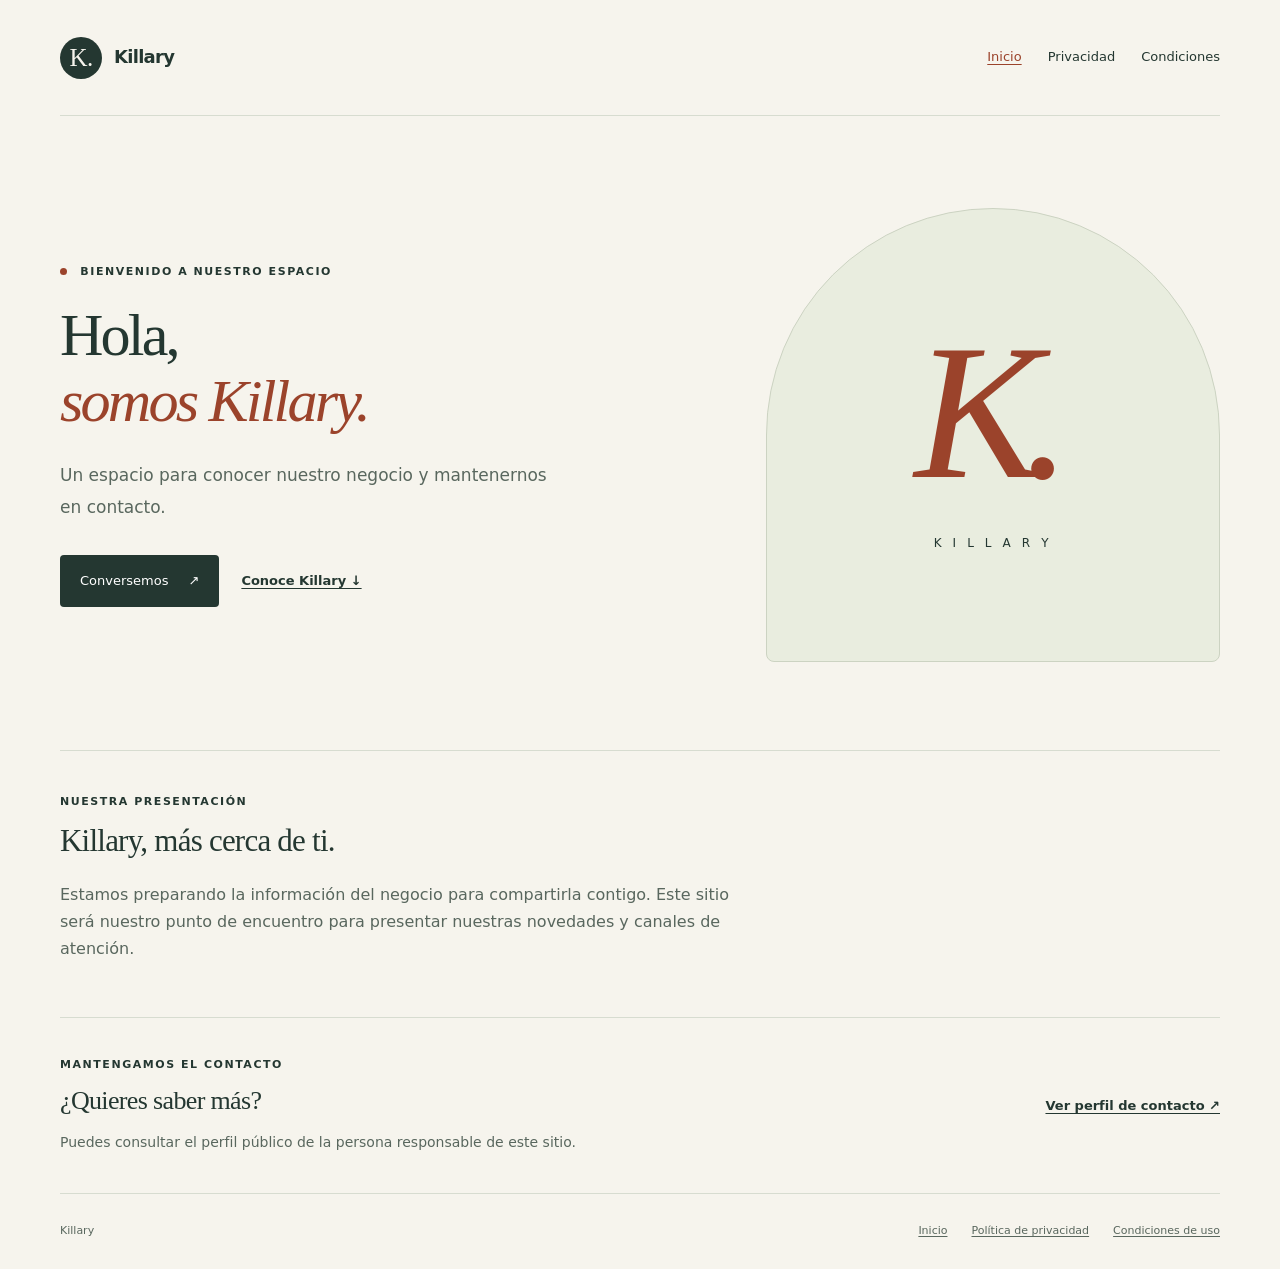
<file: index.html>
<!doctype html>
<html lang="es">
<head>
  <meta charset="utf-8">
  <meta name="viewport" content="width=device-width, initial-scale=1">
  <meta name="description" content="Conoce Killary. Presentación del negocio y contacto.">
  <meta name="theme-color" content="#f6f4ed">
  <title>Killary · Bienvenidos</title>
  <link rel="stylesheet" href="styles.css">
</head>
<body>
  <a class="skip" href="#contenido">Ir al contenido</a>
  <div class="shell">
    <header class="header">
      <a class="brand" href="index.html" aria-label="Killary, inicio"><span class="brand-mark" aria-hidden="true">K.</span><span>Killary</span></a>
      <nav aria-label="Principal"><a href="index.html" aria-current="page">Inicio</a><a href="privacidad.html">Privacidad</a><a href="condiciones.html">Condiciones</a></nav>
    </header>
    <main id="contenido">
      <section class="hero" aria-labelledby="titulo">
        <div>
          <p class="eyebrow"><span class="status-dot" aria-hidden="true"></span> Bienvenido a nuestro espacio</p>
          <h1 id="titulo">Hola,<br><em>somos Killary.</em></h1>
          <p class="lead">Un espacio para conocer nuestro negocio y mantenernos en contacto.</p>
          <div class="actions"><a class="button" href="#contacto">Conversemos <span aria-hidden="true">↗</span></a><a class="text-link" href="#nosotros">Conoce Killary ↓</a></div>
        </div>
        <div class="identity-panel" aria-hidden="true"><span class="identity-k">K.</span><span class="identity-name">K I L L A R Y</span></div>
      </section>
      <section class="about" id="nosotros" aria-labelledby="nosotros-titulo">
        <p class="eyebrow">Nuestra presentación</p>
        <h2 id="nosotros-titulo">Killary, más cerca de ti.</h2>
        <p>Estamos preparando la información del negocio para compartirla contigo. Este sitio será nuestro punto de encuentro para presentar nuestras novedades y canales de atención.</p>
      </section>
      <section class="contact" aria-labelledby="contacto">
        <div><p class="eyebrow">Mantengamos el contacto</p><h2 id="contacto">¿Quieres saber más?</h2><p>Puedes consultar el perfil público de la persona responsable de este sitio.</p></div>
        <a class="text-link" href="https://github.com/jorbnc">Ver perfil de contacto ↗</a>
      </section>
    </main>
    <footer class="footer"><span>Killary</span><div><a href="index.html">Inicio</a><a href="privacidad.html">Política de privacidad</a><a href="condiciones.html">Condiciones de uso</a></div></footer>
  </div>
</body>
</html>
</file>
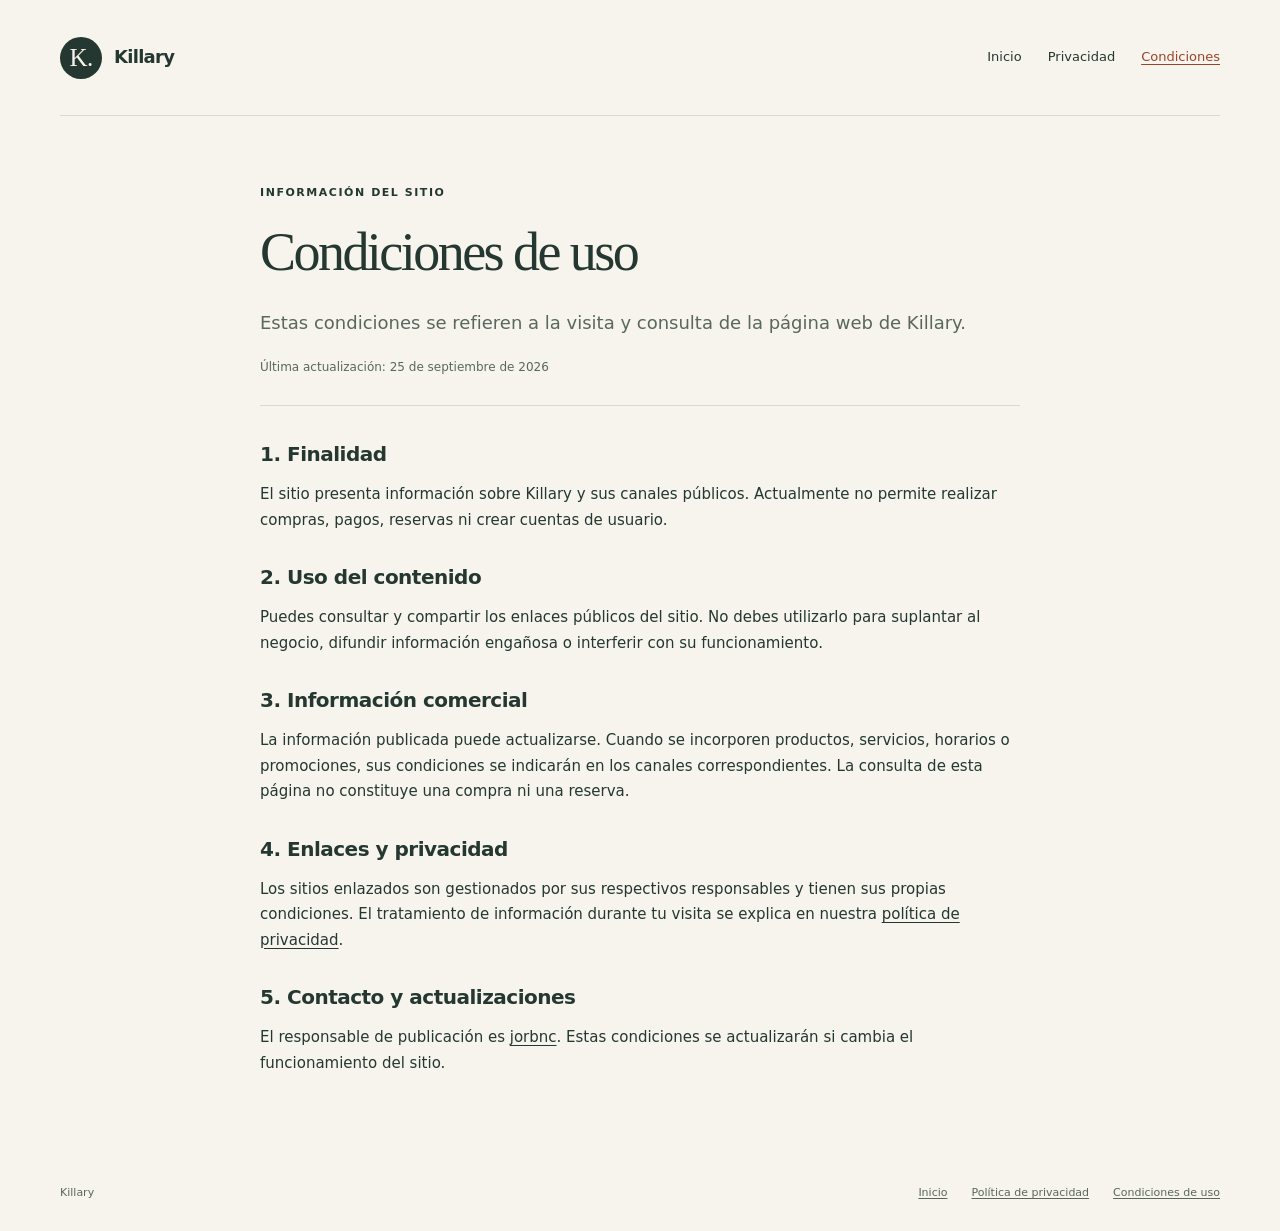
<file: condiciones.html>
<!doctype html>
<html lang="es">
<head>
  <meta charset="utf-8">
  <meta name="viewport" content="width=device-width, initial-scale=1">
  <meta name="description" content="Condiciones de consulta y uso del sitio web de Killary.">
  <meta name="theme-color" content="#f6f4ed">
  <title>Condiciones de uso · Killary</title>
  <link rel="stylesheet" href="styles.css">
</head>
<body>
  <a class="skip" href="#contenido">Ir al contenido</a>
  <div class="shell">
    <header class="header">
      <a class="brand" href="index.html" aria-label="Killary, inicio"><span class="brand-mark" aria-hidden="true">K.</span><span>Killary</span></a>
      <nav aria-label="Principal"><a href="index.html">Inicio</a><a href="privacidad.html">Privacidad</a><a href="condiciones.html" aria-current="page">Condiciones</a></nav>
    </header>
    <main class="document" id="contenido">
      <p class="eyebrow">Información del sitio</p>
      <h1>Condiciones de uso</h1>
      <p class="document-intro">Estas condiciones se refieren a la visita y consulta de la página web de Killary.</p>
      <p class="updated">Última actualización: <time datetime="2026-09-25">25 de septiembre de 2026</time></p>
      <section><h2>1. Finalidad</h2><p>El sitio presenta información sobre Killary y sus canales públicos. Actualmente no permite realizar compras, pagos, reservas ni crear cuentas de usuario.</p></section>
      <section><h2>2. Uso del contenido</h2><p>Puedes consultar y compartir los enlaces públicos del sitio. No debes utilizarlo para suplantar al negocio, difundir información engañosa o interferir con su funcionamiento.</p></section>
      <section><h2>3. Información comercial</h2><p>La información publicada puede actualizarse. Cuando se incorporen productos, servicios, horarios o promociones, sus condiciones se indicarán en los canales correspondientes. La consulta de esta página no constituye una compra ni una reserva.</p></section>
      <section><h2>4. Enlaces y privacidad</h2><p>Los sitios enlazados son gestionados por sus respectivos responsables y tienen sus propias condiciones. El tratamiento de información durante tu visita se explica en nuestra <a href="privacidad.html">política de privacidad</a>.</p></section>
      <section><h2>5. Contacto y actualizaciones</h2><p>El responsable de publicación es <a href="https://github.com/jorbnc">jorbnc</a>. Estas condiciones se actualizarán si cambia el funcionamiento del sitio.</p></section>
    </main>
    <footer class="footer"><span>Killary</span><div><a href="index.html">Inicio</a><a href="privacidad.html">Política de privacidad</a><a href="condiciones.html">Condiciones de uso</a></div></footer>
  </div>
</body>
</html>
</file>
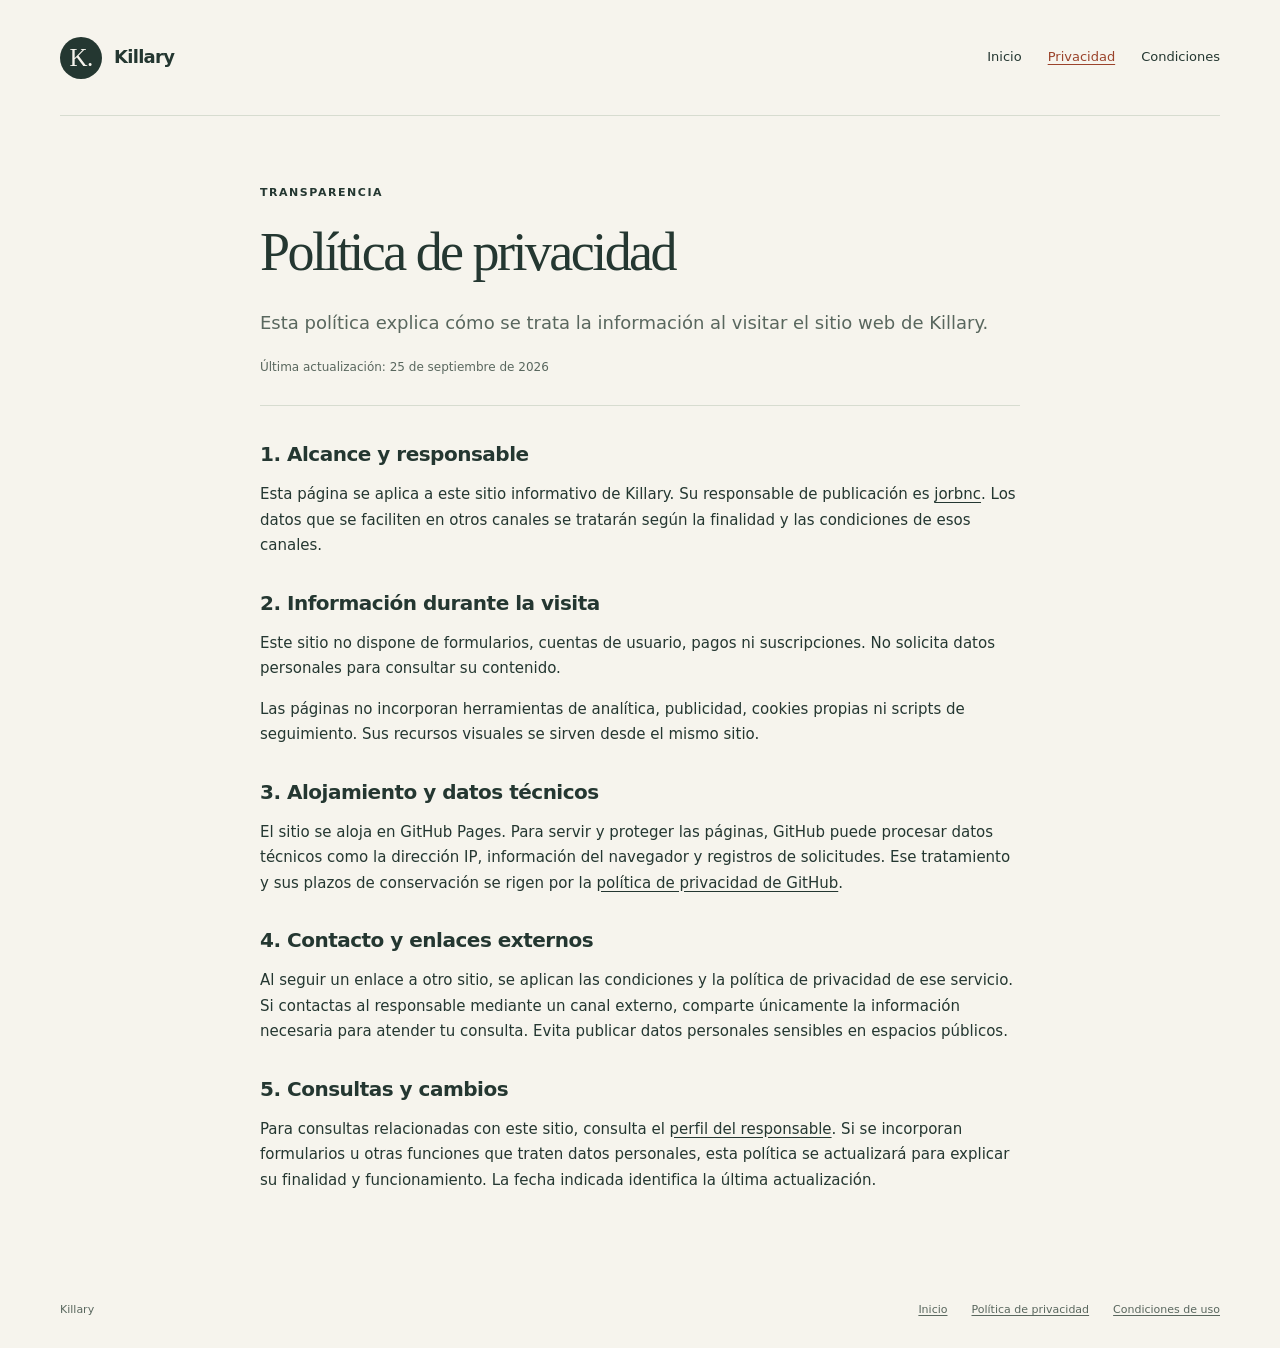
<file: privacidad.html>
<!doctype html>
<html lang="es">
<head>
  <meta charset="utf-8">
  <meta name="viewport" content="width=device-width, initial-scale=1">
  <meta name="description" content="Información sobre privacidad y datos durante tu visita al sitio web de Killary.">
  <meta name="theme-color" content="#f6f4ed">
  <title>Política de privacidad · Killary</title>
  <link rel="stylesheet" href="styles.css">
</head>
<body>
  <a class="skip" href="#contenido">Ir al contenido</a>
  <div class="shell">
    <header class="header">
      <a class="brand" href="index.html" aria-label="Killary, inicio"><span class="brand-mark" aria-hidden="true">K.</span><span>Killary</span></a>
      <nav aria-label="Principal"><a href="index.html">Inicio</a><a href="privacidad.html" aria-current="page">Privacidad</a><a href="condiciones.html">Condiciones</a></nav>
    </header>
    <main class="document" id="contenido">
      <p class="eyebrow">Transparencia</p>
      <h1>Política de privacidad</h1>
      <p class="document-intro">Esta política explica cómo se trata la información al visitar el sitio web de Killary.</p>
      <p class="updated">Última actualización: <time datetime="2026-09-25">25 de septiembre de 2026</time></p>
      <section><h2>1. Alcance y responsable</h2><p>Esta página se aplica a este sitio informativo de Killary. Su responsable de publicación es <a href="https://github.com/jorbnc">jorbnc</a>. Los datos que se faciliten en otros canales se tratarán según la finalidad y las condiciones de esos canales.</p></section>
      <section><h2>2. Información durante la visita</h2><p>Este sitio no dispone de formularios, cuentas de usuario, pagos ni suscripciones. No solicita datos personales para consultar su contenido.</p><p>Las páginas no incorporan herramientas de analítica, publicidad, cookies propias ni scripts de seguimiento. Sus recursos visuales se sirven desde el mismo sitio.</p></section>
      <section><h2>3. Alojamiento y datos técnicos</h2><p>El sitio se aloja en GitHub Pages. Para servir y proteger las páginas, GitHub puede procesar datos técnicos como la dirección IP, información del navegador y registros de solicitudes. Ese tratamiento y sus plazos de conservación se rigen por la <a href="https://docs.github.com/en/site-policy/privacy-policies/github-general-privacy-statement">política de privacidad de GitHub</a>.</p></section>
      <section><h2>4. Contacto y enlaces externos</h2><p>Al seguir un enlace a otro sitio, se aplican las condiciones y la política de privacidad de ese servicio. Si contactas al responsable mediante un canal externo, comparte únicamente la información necesaria para atender tu consulta. Evita publicar datos personales sensibles en espacios públicos.</p></section>
      <section><h2>5. Consultas y cambios</h2><p>Para consultas relacionadas con este sitio, consulta el <a href="https://github.com/jorbnc">perfil del responsable</a>. Si se incorporan formularios u otras funciones que traten datos personales, esta política se actualizará para explicar su finalidad y funcionamiento. La fecha indicada identifica la última actualización.</p></section>
    </main>
    <footer class="footer"><span>Killary</span><div><a href="index.html">Inicio</a><a href="privacidad.html">Política de privacidad</a><a href="condiciones.html">Condiciones de uso</a></div></footer>
  </div>
</body>
</html>
</file>
<file: styles.css>
@charset "UTF-8";
:root { color-scheme: light; --paper: #f6f4ed; --ink: #243731; --muted: #59675e; --line: #d7dcd0; --accent: #9b432b; --soft: #e9eddf; }
* { box-sizing: border-box; }
html { scroll-behavior: smooth; }
body { margin: 0; background: var(--paper); color: var(--ink); font-family: system-ui, -apple-system, "Segoe UI", sans-serif; line-height: 1.7; }
a { color: inherit; text-underline-offset: .22em; }
a:hover { color: var(--accent); }
a:focus-visible { outline: 3px solid var(--accent); outline-offset: 5px; border-radius: 2px; }
.shell { width: min(1160px, calc(100% - 80px)); margin-inline: auto; }
.skip { position: absolute; top: -100px; left: 20px; padding: 12px 20px; z-index: 2; background: var(--ink); color: white; }
.skip:focus { top: 10px; }
.header { min-height: 116px; display: flex; justify-content: space-between; align-items: center; gap: 28px; border-bottom: 1px solid var(--line); }
.brand { display: inline-flex; align-items: center; gap: 12px; text-decoration: none; font-size: 18px; font-weight: 700; letter-spacing: -.04em; white-space: nowrap; }
.brand-mark { display: grid; place-items: center; width: 42px; height: 42px; background: var(--ink); color: var(--paper); border-radius: 50%; font-family: Georgia, serif; font-size: 25px; font-weight: 400; }
nav { display: flex; flex-wrap: wrap; gap: 26px; font-size: 13px; }
nav a { padding-block: 10px; text-decoration: none; }
nav a[aria-current="page"] { color: var(--accent); text-decoration: underline; }
.hero { display: grid; grid-template-columns: 1.4fr 1fr; gap: 70px; align-items: center; padding: 92px 0 88px; }
.eyebrow { margin: 0 0 20px; font-size: 11px; letter-spacing: .14em; font-weight: 650; text-transform: uppercase; }
.status-dot { display: inline-block; width: 7px; height: 7px; border-radius: 50%; margin-right: 8px; background: var(--accent); }
h1, h2, h3, p { overflow-wrap: break-word; }
h1 { margin: 0; font-family: Georgia, "Times New Roman", serif; font-size: clamp(40px, 4.7vw, 64px); line-height: 1.1; font-weight: 400; letter-spacing: -.047em; }
h1 em { color: var(--accent); font-weight: 400; }
.lead { max-width: 490px; margin: 26px 0 0; color: var(--muted); font-size: 17px; line-height: 1.85; }
.actions { margin-top: 32px; display: flex; flex-wrap: wrap; align-items: center; gap: 22px; font-size: 13px; }
.button { display: inline-flex; align-items: center; gap: 20px; padding: 15px 20px; background: var(--ink); color: #fff; text-decoration: none; border-radius: 4px; }
.button:hover { background: #354f43; color: white; }
.text-link { font-size: 13px; font-weight: 600; }
.identity-panel { aspect-ratio: 1; display: flex; flex-direction: column; justify-content: center; align-items: center; border: 1px solid #ccd3c2; border-radius: 50% 50% 8px 8px; background: var(--soft); padding: 30px; }
.identity-k { font: italic clamp(120px, 15vw, 210px)/1 Georgia, serif; letter-spacing: -.1em; margin-left: -.1em; color: var(--accent); }
.identity-name { margin-top: 24px; font-size: 12px; letter-spacing: .3em; }
.about { padding: 42px 0 55px; border-top: 1px solid var(--line); }
.about .eyebrow { margin-bottom: 10px; }
.about > p:last-child { max-width: 670px; font-size: 16px; color: var(--muted); margin: 20px 0 0; }
h2 { margin: 0; font-family: Georgia, "Times New Roman", serif; font-size: 31px; font-weight: 400; line-height: 1.25; letter-spacing: -.025em; }
h3 { font-size: 16px; margin: 12px 0 8px; font-weight: 650; }
code { padding: 2px 4px; border-radius: 3px; background: #e9e7de; font-size: .9em; overflow-wrap: anywhere; }
.contact { display: flex; align-items: center; justify-content: space-between; gap: 40px; border-block: 1px solid var(--line); padding-block: 38px; }
.contact .eyebrow { margin-bottom: 10px; }
.contact h2 { font-size: 26px; }
.contact p:last-child { max-width: 620px; margin: 14px 0 0; color: var(--muted); font-size: 14px; }
.contact > a { flex-shrink: 0; }
.footer { display: flex; align-items: center; justify-content: space-between; gap: 24px; padding: 28px 0; color: var(--muted); font-size: 11px; }
.footer span span { margin-inline: 7px; }
.footer div { display: flex; flex-wrap: wrap; gap: 24px; }
.document { max-width: 760px; margin: 68px auto 80px; }
.document h1 { font-size: clamp(38px, 5vw, 54px); }
.document-intro { margin-top: 26px; font-size: 18px; color: var(--muted); }
.updated { padding-bottom: 28px; border-bottom: 1px solid var(--line); margin-bottom: 36px; font-size: 12px; color: var(--muted); }
.document section { margin-block: 32px; }
.document h2 { font-family: inherit; font-size: 20px; font-weight: 650; letter-spacing: -.025em; }
.document section p { font-size: 15px; }
@media (max-width: 900px) {
  .hero { grid-template-columns: 1fr; gap: 38px; padding-block: 58px; }
  .identity-panel { width: min(100%, 420px); justify-self: center; }
  .contact { flex-direction: column; align-items: flex-start; gap: 20px; }
}
@media (max-width: 600px) {
  .shell { width: calc(100% - 36px); }
  .header { align-items: flex-start; flex-direction: column; justify-content: center; gap: 12px; padding-block: 20px; }
  nav { width: 100%; gap: 24px; }
  .hero { padding-block: 42px; }
  .lead { font-size: 16px; }
  .footer { flex-direction: column; align-items: flex-start; gap: 14px; }
  .document { margin-block: 40px; }
  .document-intro { font-size: 16px; }
}
@media (prefers-reduced-motion: reduce) { html { scroll-behavior: auto; } }
@media print {
  body { background: white; color: black; }
  .shell { width: 100%; }
  nav, .skip, .actions { display: none; }
  .document { max-width: none; margin-block: 30px; }
  .document section { break-inside: avoid; }
}
</file>
